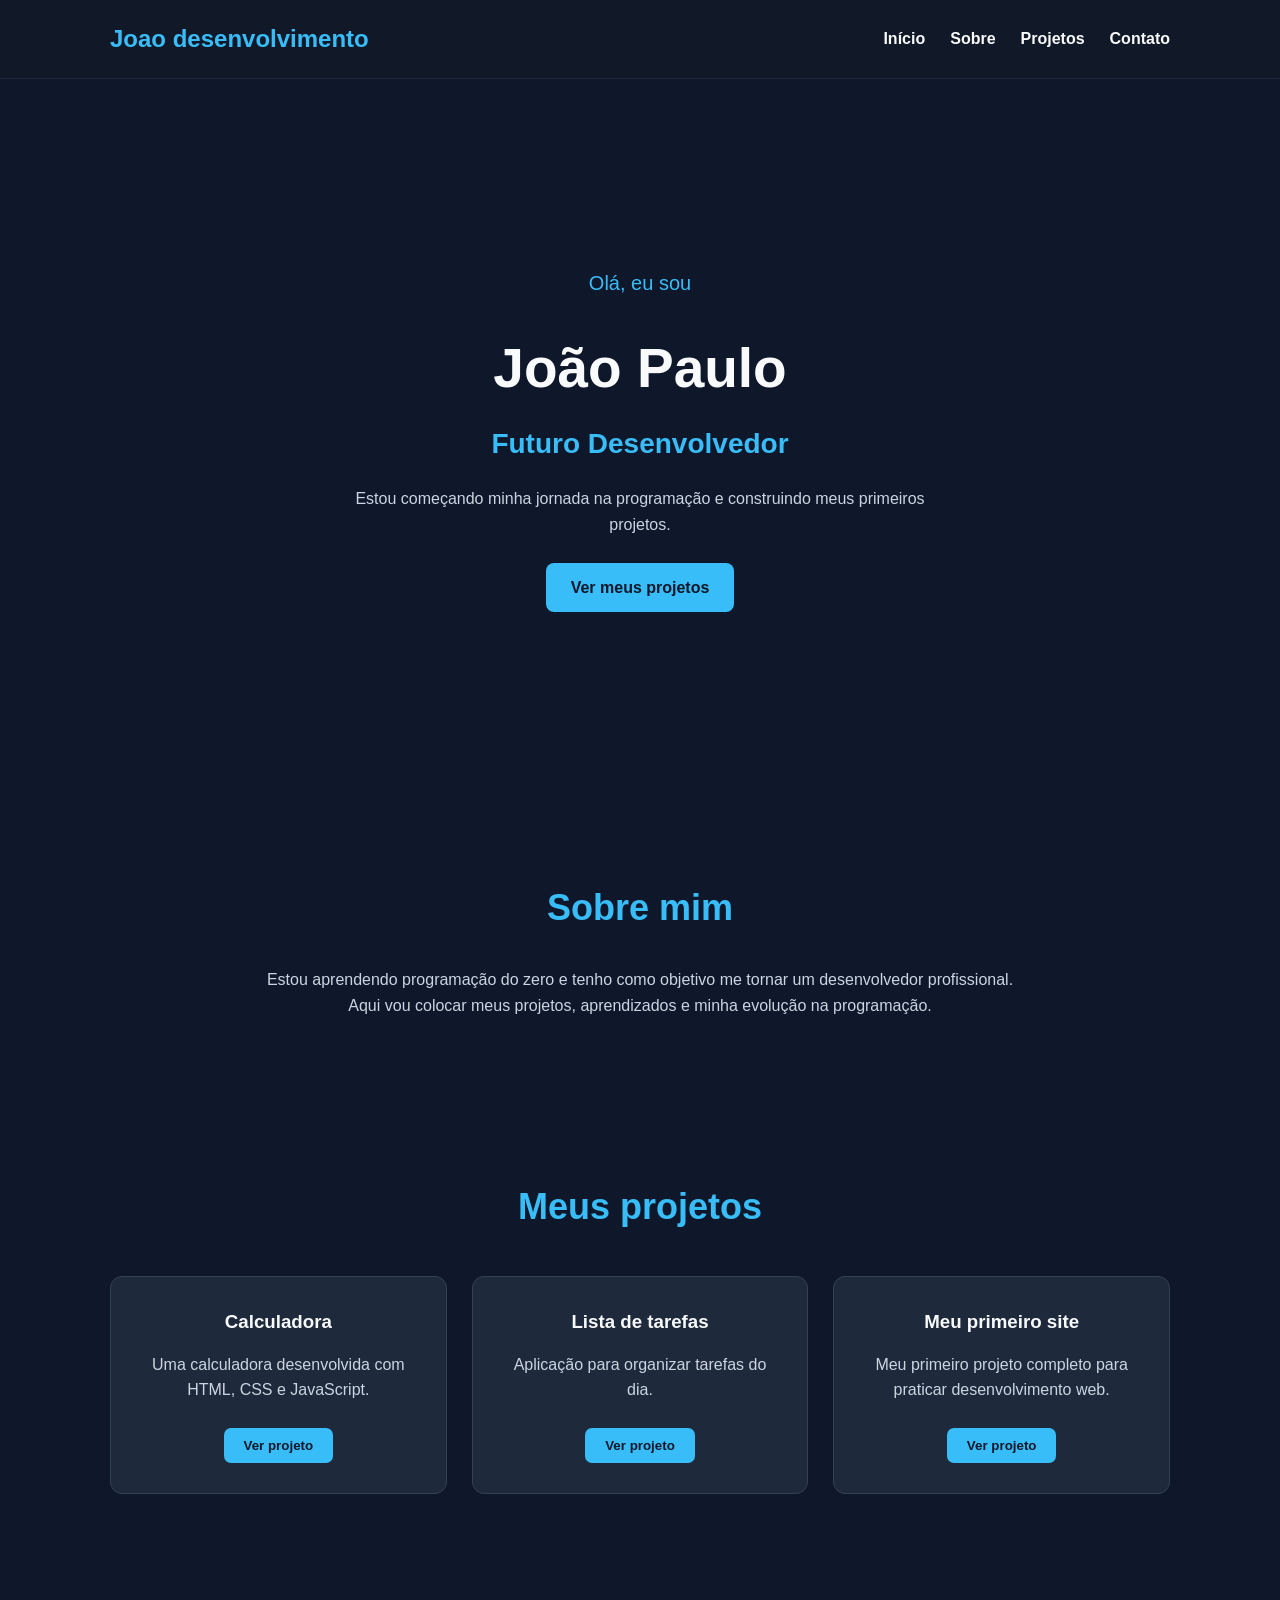
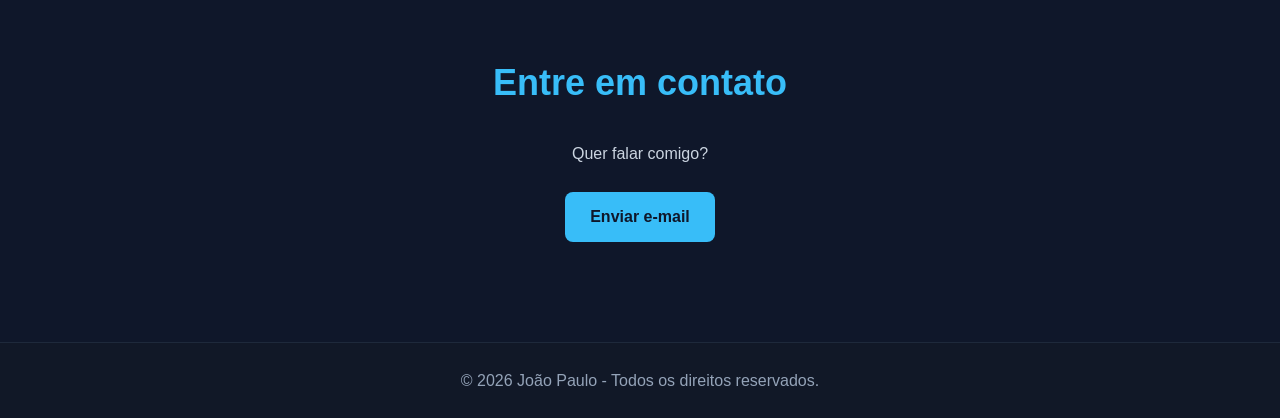
<file: Index.html>
<!DOCTYPE html>
<html lang="pt-BR">
<head>
    <meta charset="UTF-8">
    <meta name="viewport" content="width=device-width, initial-scale=1.0">
    <title>Joao desenvolvimento | Desenvolvedor</title>

    <link rel="stylesheet" href="style.css">
</head>

<body>

    <header>
        <nav class="navbar">
            <h1>Joao desenvolvimento</h1>

            <ul>
                <li><a href="#inicio">Início</a></li>
                <li><a href="#sobre">Sobre</a></li>
                <li><a href="#projetos">Projetos</a></li>
                <li><a href="#contato">Contato</a></li>
            </ul>
        </nav>
    </header>

    <main>

        <section id="inicio" class="hero">
            <div>
                <p class="destaque">Olá, eu sou</p>

                <h2>João Paulo</h2>

                <h3>Futuro Desenvolvedor</h3>

                <p>
                    Estou começando minha jornada na programação
                    e construindo meus primeiros projetos.
                </p>

                <a href="#projetos" class="botao">
                    Ver meus projetos
                </a>
            </div>
        </section>


        <section id="sobre" class="secao">
            <h2>Sobre mim</h2>

            <p>
                Estou aprendendo programação do zero e tenho como
                objetivo me tornar um desenvolvedor profissional.
                Aqui vou colocar meus projetos, aprendizados e minha
                evolução na programação.
            </p>
        </section>


        <section id="projetos" class="secao">

            <h2>Meus projetos</h2>

            <div class="projetos">

                <article class="card">
                    <h3>Calculadora</h3>
                    <p>
                        Uma calculadora desenvolvida com HTML,
                        CSS e JavaScript.
                    </p>

                    <button onclick="mostrarMensagem('Calculadora')">
                        Ver projeto
                    </button>
                </article>


                <article class="card">
                    <h3>Lista de tarefas</h3>
                    <p>
                        Aplicação para organizar tarefas do dia.
                    </p>

                    <button onclick="mostrarMensagem('Lista de tarefas')">
                        Ver projeto
                    </button>
                </article>


                <article class="card">
                    <h3>Meu primeiro site</h3>
                    <p>
                        Meu primeiro projeto completo para praticar
                        desenvolvimento web.
                    </p>

                    <button onclick="mostrarMensagem('Meu primeiro site')">
                        Ver projeto
                    </button>
                </article>

            </div>
        </section>


        <section id="contato" class="secao contato">

            <h2>Entre em contato</h2>

            <p>
                Quer falar comigo?
            </p>

            <a href="mailto:seuemail@email.com" class="botao">
                Enviar e-mail
            </a>

        </section>

    </main>


    <footer>
        <p>© 2026 João Paulo - Todos os direitos reservados.</p>
    </footer>


    <script src="script.js"></script>

</body>
</html>
</file>
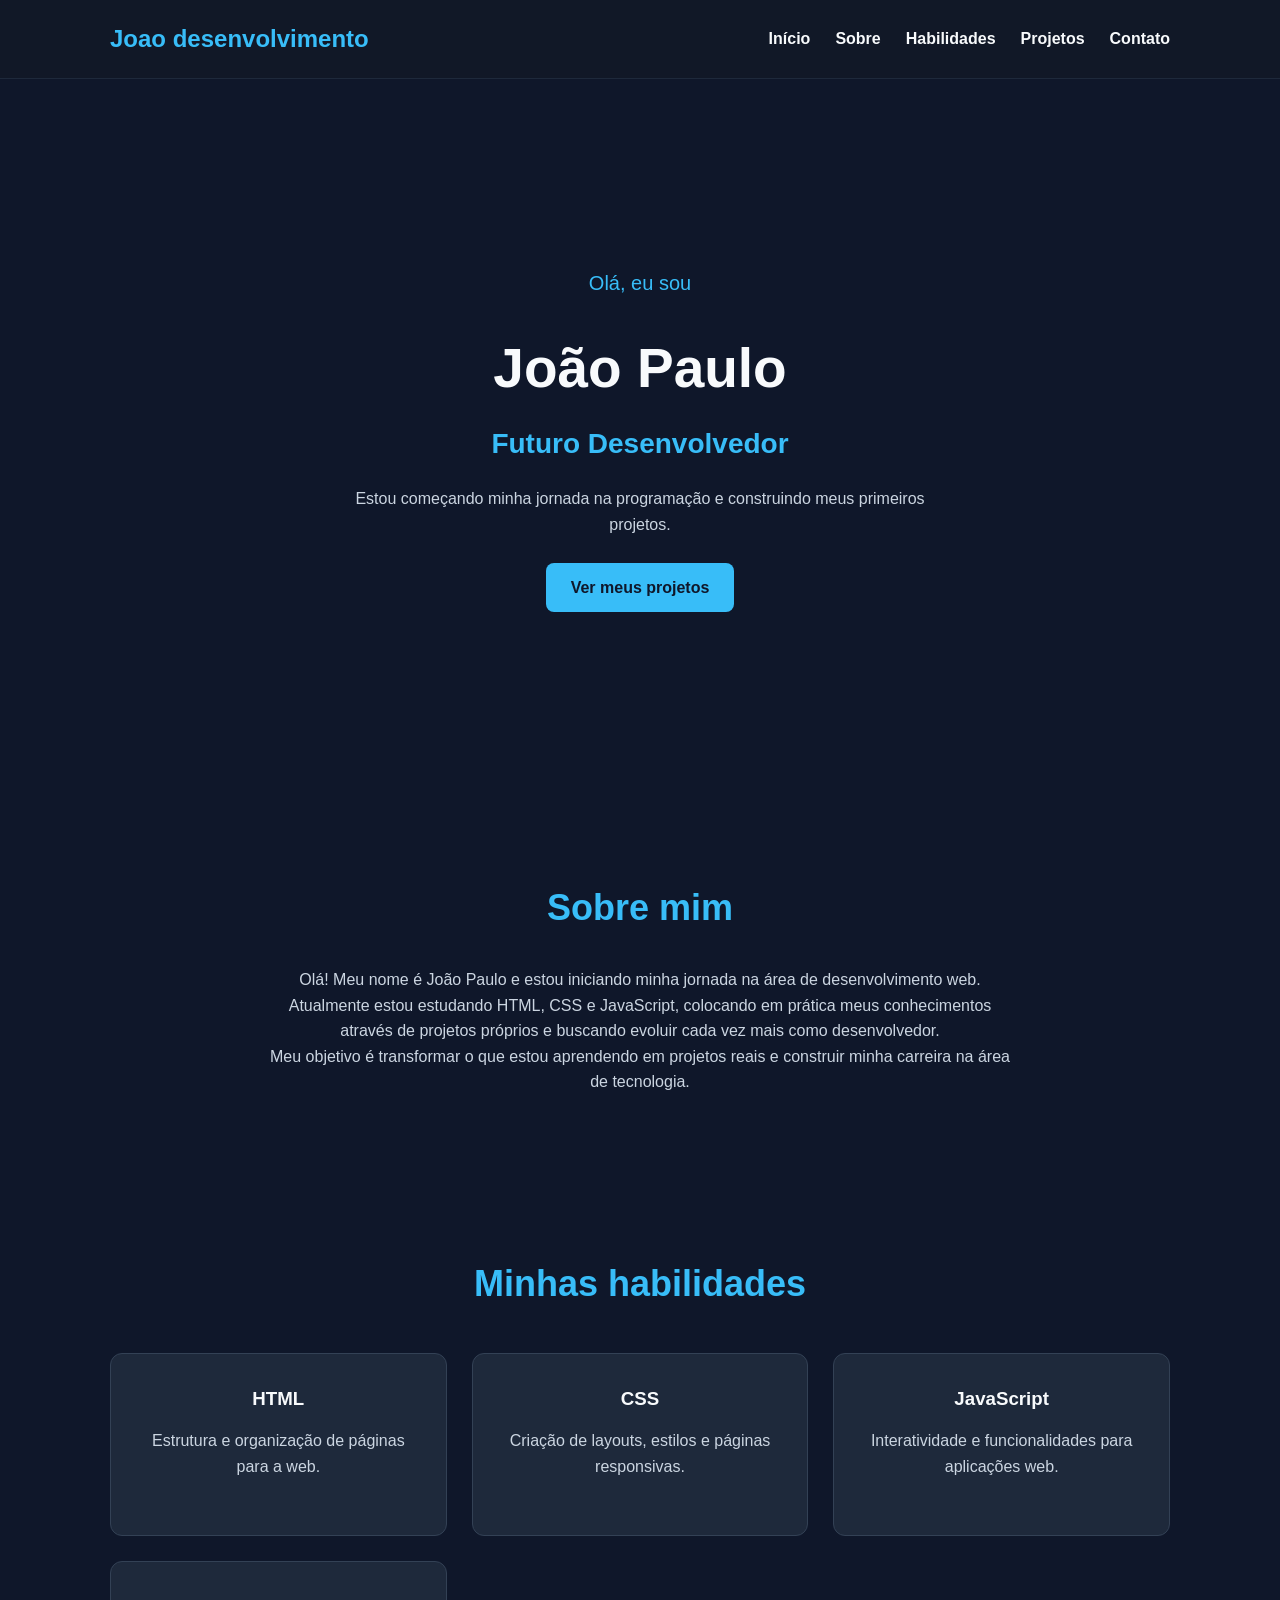
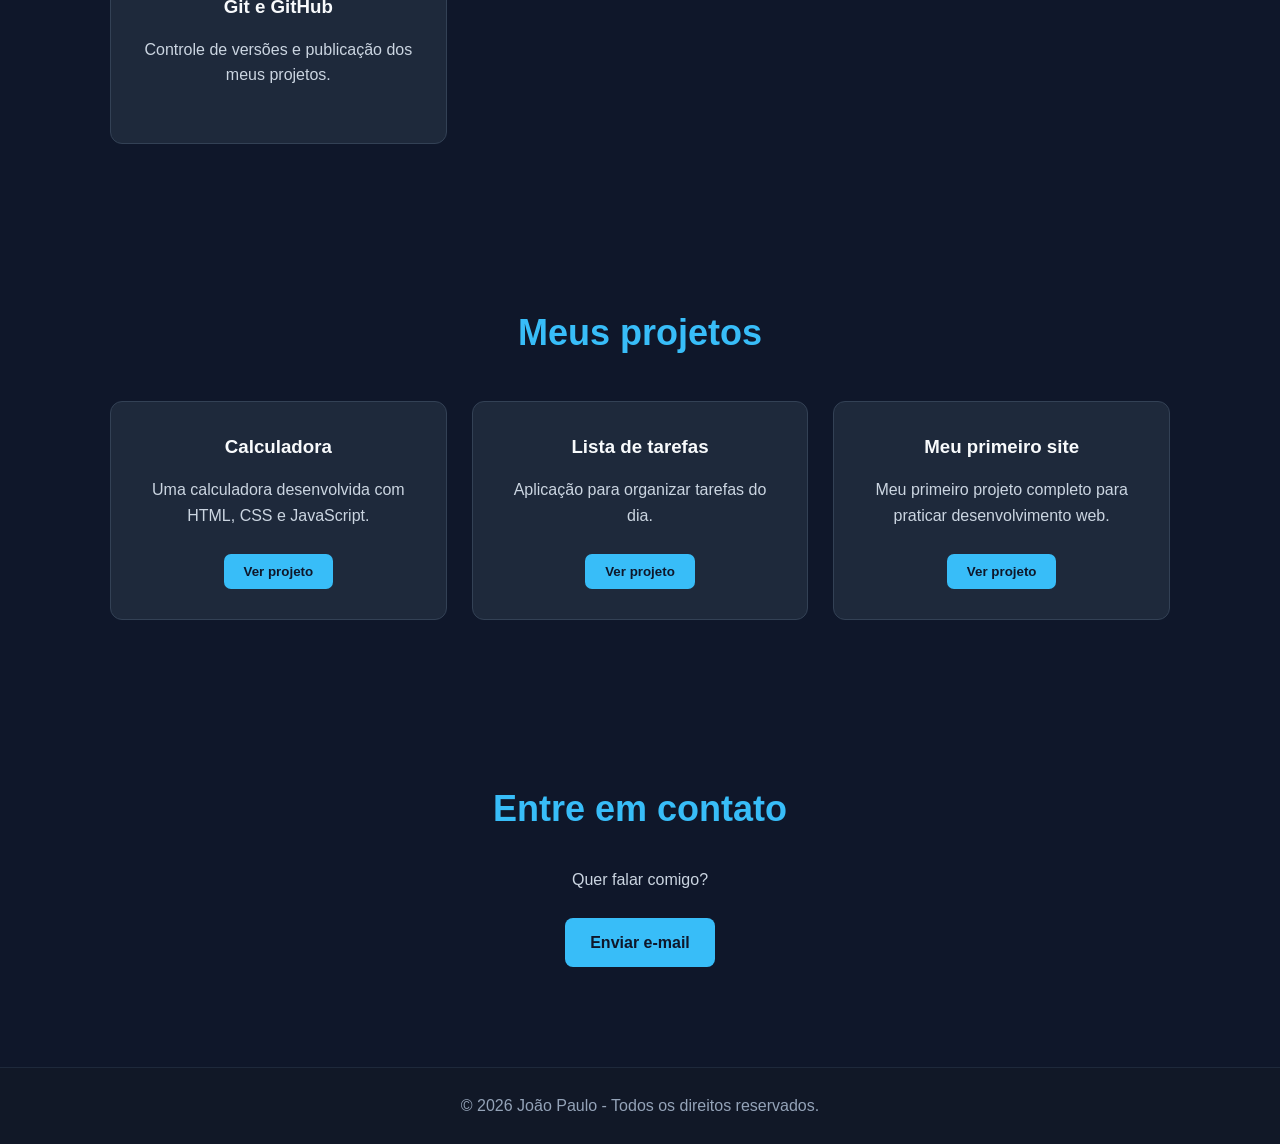
<file: index.html>
<!DOCTYPE html>
<html lang="pt-BR">
<head>
    <meta charset="UTF-8">
    <meta name="viewport" content="width=device-width, initial-scale=1.0">
    <title>Joao desenvolvimento | Desenvolvedor</title>

    <link rel="stylesheet" href="style.css">
</head>

<body>

    <header>
        <nav class="navbar">
            <h1>Joao desenvolvimento</h1>

         <ul>
    <li><a href="#inicio">Início</a></li>
    <li><a href="#sobre">Sobre</a></li>
    <li><a href="#habilidades">Habilidades</a></li>
    <li><a href="#projetos">Projetos</a></li>
    <li><a href="#contato">Contato</a></li>
       </ul>
        </nav>
    </header>

    <main>

        <section id="inicio" class="hero">
            <div>
                <p class="destaque">Olá, eu sou</p>

                <h2>João Paulo</h2>

                <h3>Futuro Desenvolvedor</h3>

                <p>
                    Estou começando minha jornada na programação
                    e construindo meus primeiros projetos.
                </p>

                <a href="#projetos" class="botao">
                    Ver meus projetos
                </a>
            </div>
        </section>


        <section id="sobre" class="secao">
    <h2>Sobre mim</h2>

    <p>
        Olá! Meu nome é João Paulo e estou iniciando minha jornada
        na área de desenvolvimento web.
    </p>

    <p>
        Atualmente estou estudando HTML, CSS e JavaScript,
        colocando em prática meus conhecimentos através de projetos
        próprios e buscando evoluir cada vez mais como desenvolvedor.
    </p>

    <p>
        Meu objetivo é transformar o que estou aprendendo em projetos
        reais e construir minha carreira na área de tecnologia.
    </p>
</section>

<section id="habilidades" class="secao">
    <h2>Minhas habilidades</h2>

    <div class="projetos">
        <article class="card">
            <h3>HTML</h3>
            <p>Estrutura e organização de páginas para a web.</p>
        </article>

        <article class="card">
            <h3>CSS</h3>
            <p>Criação de layouts, estilos e páginas responsivas.</p>
        </article>

        <article class="card">
            <h3>JavaScript</h3>
            <p>Interatividade e funcionalidades para aplicações web.</p>
        </article>

        <article class="card">
            <h3>Git e GitHub</h3>
            <p>Controle de versões e publicação dos meus projetos.</p>
        </article>
    </div>
</section>
        
        <section id="projetos" class="secao">

            <h2>Meus projetos</h2>

            <div class="projetos">

                <article class="card">
                    <h3>Calculadora</h3>
                    <p>
                        Uma calculadora desenvolvida com HTML,
                        CSS e JavaScript.
                    </p>

                   <a href="https://juaozin01.github.io/Meu-Site/Projetos/calculadora.html" target="_blank">
                   <button>Ver projeto</button>
                   </a>
                </article>


               <article class="card">
    <h3>Lista de tarefas</h3>
    <p>Aplicação para organizar tarefas do dia.</p>

    <a href="https://juaozin01.github.io/Meu-Site/Projetos/lista-tarefas.html" target="_blank">
        <button>Ver projeto</button>
    </a>
</article>


                <article class="card">
                    <h3>Meu primeiro site</h3>
                    <p>
                        Meu primeiro projeto completo para praticar
                        desenvolvimento web.
                    </p>

                    <button onclick="mostrarMensagem('Meu primeiro site')">
                        Ver projeto
                    </button>
                </article>

            </div>
        </section>


        <section id="contato" class="secao contato">

            <h2>Entre em contato</h2>

            <p>
                Quer falar comigo?
            </p>

            <a href="mailto:seuemail@email.com" class="botao">
                Enviar e-mail
            </a>

        </section>

    </main>


    <footer>
        <p>© 2026 João Paulo - Todos os direitos reservados.</p>
    </footer>


    <script src="script.js"></script>

</body>
</html>
</file>
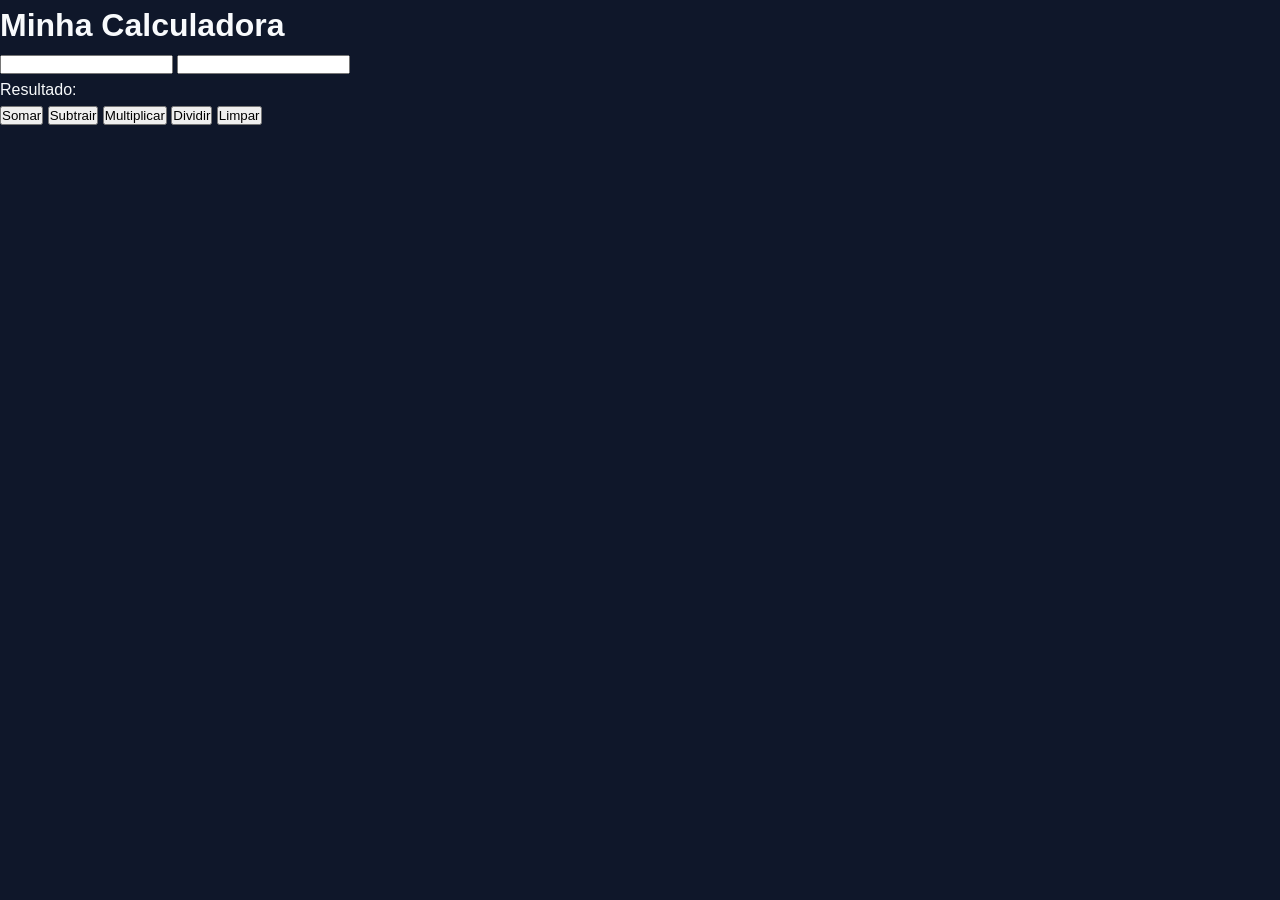
<file: calculadora.html>
<!DOCTYPE html>
<html>
<head>
    <title>Calculadora</title>
    <link rel="stylesheet" href="style.css">
</head>

<body>
    <div class="Calculadora">

    <h1>Minha Calculadora</h1>

    <input type="number" id="numero1">
    <input type="number" id="numero2">
    <p id="resultado">Resultado:</p>

<button onclick="somar()">Somar</button>
<button onclick="subtrair()">Subtrair</button>
<button onclick="multiplicar()">Multiplicar</button>
<button onclick="dividir()">Dividir</button>
<button class="limpar" onclick="limpar()">Limpar</button>
    </div>
<script src="script.js"></script>
</body>
</html>
</file>
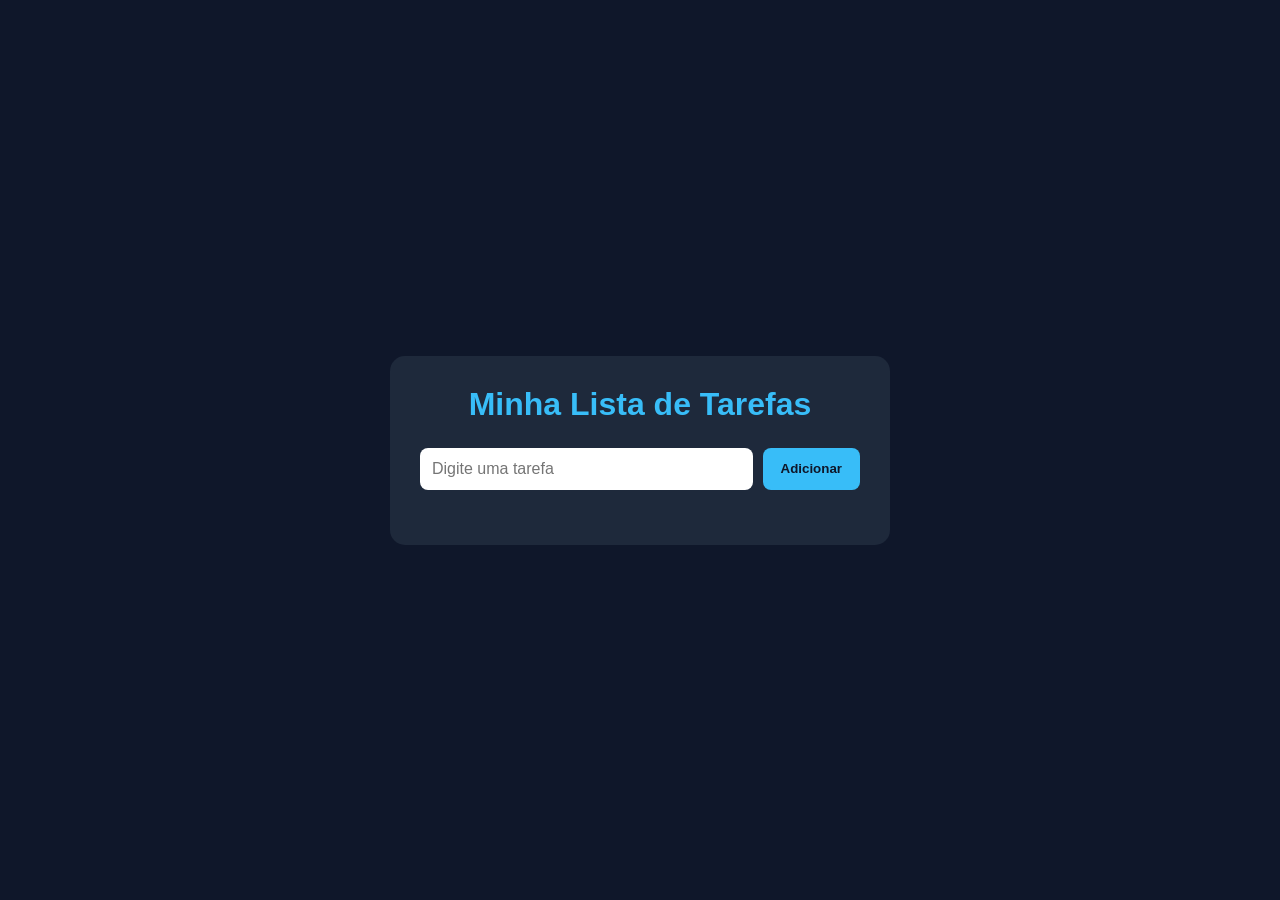
<file: Projetos/lista-tarefas.html>
<!DOCTYPE html>
<html lang="pt-BR">
<head>
    <meta charset="UTF-8">
    <meta name="viewport" content="width=device-width, initial-scale=1.0">
    <title>Lista de Tarefas</title>
    <link rel="stylesheet" href="lista-tarefas.css">
</head>

<body>

    <div class="container">

        <h1>Minha Lista de Tarefas</h1>

        <div class="adicionar">
            <input type="text" id="tarefa" placeholder="Digite uma tarefa">

            <button onclick="adicionarTarefa()">
                Adicionar
            </button>
        </div>

        <ul id="lista"></ul>

    </div>

    <script src="lista-tarefas.js"></script>

</body>
</html>
</file>
<file: style.css>
* {
    margin: 0;
    padding: 0;
    box-sizing: border-box;
}

html {
    scroll-behavior: smooth;
}

body {
    font-family: Arial, sans-serif;
    background: #0f172a;
    color: #f8fafc;
    line-height: 1.6;
}

/* NAVBAR */

header {
    background: #111827;
    border-bottom: 1px solid #1e293b;
    position: sticky;
    top: 0;
    z-index: 1000;
}

.navbar {
    max-width: 1100px;
    margin: auto;
    padding: 20px;
    display: flex;
    justify-content: space-between;
    align-items: center;
}

.navbar h1 {
    color: #38bdf8;
    font-size: 24px;
}

.navbar ul {
    list-style: none;
    display: flex;
    gap: 25px;
}

.navbar a {
    color: #f8fafc;
    text-decoration: none;
    font-weight: bold;
    transition: 0.3s;
}

.navbar a:hover {
    color: #38bdf8;
}

/* HERO */

.hero {
    min-height: 80vh;
    display: flex;
    justify-content: center;
    align-items: center;
    text-align: center;
    padding: 60px 20px;
}

.hero h2 {
    font-size: 55px;
    margin: 10px 0;
}

.hero h3 {
    color: #38bdf8;
    font-size: 28px;
    margin-bottom: 20px;
}

.hero p {
    max-width: 600px;
    margin: 0 auto 25px;
    color: #cbd5e1;
}

.destaque {
    color: #38bdf8 !important;
    font-size: 20px;
}

/* BOTÕES */

.botao {
    display: inline-block;
    background: #38bdf8;
    color: #0f172a;
    padding: 12px 25px;
    border-radius: 8px;
    text-decoration: none;
    font-weight: bold;
    transition: 0.3s;
}

.botao:hover {
    background: #7dd3fc;
    transform: translateY(-3px);
}

/* SEÇÕES */

.secao {
    max-width: 1100px;
    margin: auto;
    padding: 80px 20px;
    text-align: center;
}

.secao h2 {
    font-size: 36px;
    margin-bottom: 30px;
    color: #38bdf8;
}

.secao p {
    color: #cbd5e1;
    max-width: 750px;
    margin: auto;
}

/* PROJETOS */

.projetos {
    display: grid;
    grid-template-columns: repeat(3, 1fr);
    gap: 25px;
    margin-top: 40px;
}

.card {
    background: #1e293b;
    padding: 30px;
    border-radius: 12px;
    border: 1px solid #334155;
    transition: 0.3s;
}

.card:hover {
    transform: translateY(-8px);
    border-color: #38bdf8;
}

.card h3 {
    color: #f8fafc;
    margin-bottom: 15px;
}

.card p {
    margin-bottom: 25px;
    font-size: 16px;
}

.card button {
    background: #38bdf8;
    color: #0f172a;
    border: none;
    padding: 10px 20px;
    border-radius: 7px;
    cursor: pointer;
    font-weight: bold;
    transition: 0.3s;
}

.card button:hover {
    background: #7dd3fc;
}

/* CONTATO */

.contato {
    padding-bottom: 100px;
}

.contato p {
    margin-bottom: 25px;
}

/* RODAPÉ */

footer {
    background: #111827;
    border-top: 1px solid #1e293b;
    text-align: center;
    padding: 25px;
    color: #94a3b8;
}

/* CELULAR */

@media (max-width: 768px) {

    .navbar {
        flex-direction: column;
        gap: 15px;
    }

    .navbar ul {
        gap: 15px;
        flex-wrap: wrap;
        justify-content: center;
    }

    .hero h2 {
        font-size: 40px;
    }

    .hero h3 {
        font-size: 22px;
    }

    .projetos {
        grid-template-columns: 1fr;
    }

    .secao {
        padding: 60px 20px;
    }
}
</file>
<file: Projetos/lista-tarefas.css>
* {
    margin: 0;
    padding: 0;
    box-sizing: border-box;
}

body {
    font-family: Arial, sans-serif;
    background: #0f172a;
    color: white;
    min-height: 100vh;
    display: flex;
    justify-content: center;
    align-items: center;
}

.container {
    width: 90%;
    max-width: 500px;
    background: #1e293b;
    padding: 30px;
    border-radius: 15px;
}

h1 {
    text-align: center;
    margin-bottom: 25px;
    color: #38bdf8;
}

.adicionar {
    display: flex;
    gap: 10px;
}

input {
    flex: 1;
    padding: 12px;
    border: none;
    border-radius: 8px;
    font-size: 16px;
}

button {
    padding: 12px 18px;
    border: none;
    border-radius: 8px;
    background: #38bdf8;
    color: #0f172a;
    font-weight: bold;
    cursor: pointer;
}

button:hover {
    background: #7dd3fc;
}

ul {
    list-style: none;
    margin-top: 25px;
}

li {
    background: #334155;
    padding: 12px;
    margin-bottom: 10px;
    border-radius: 8px;
}
</file>
